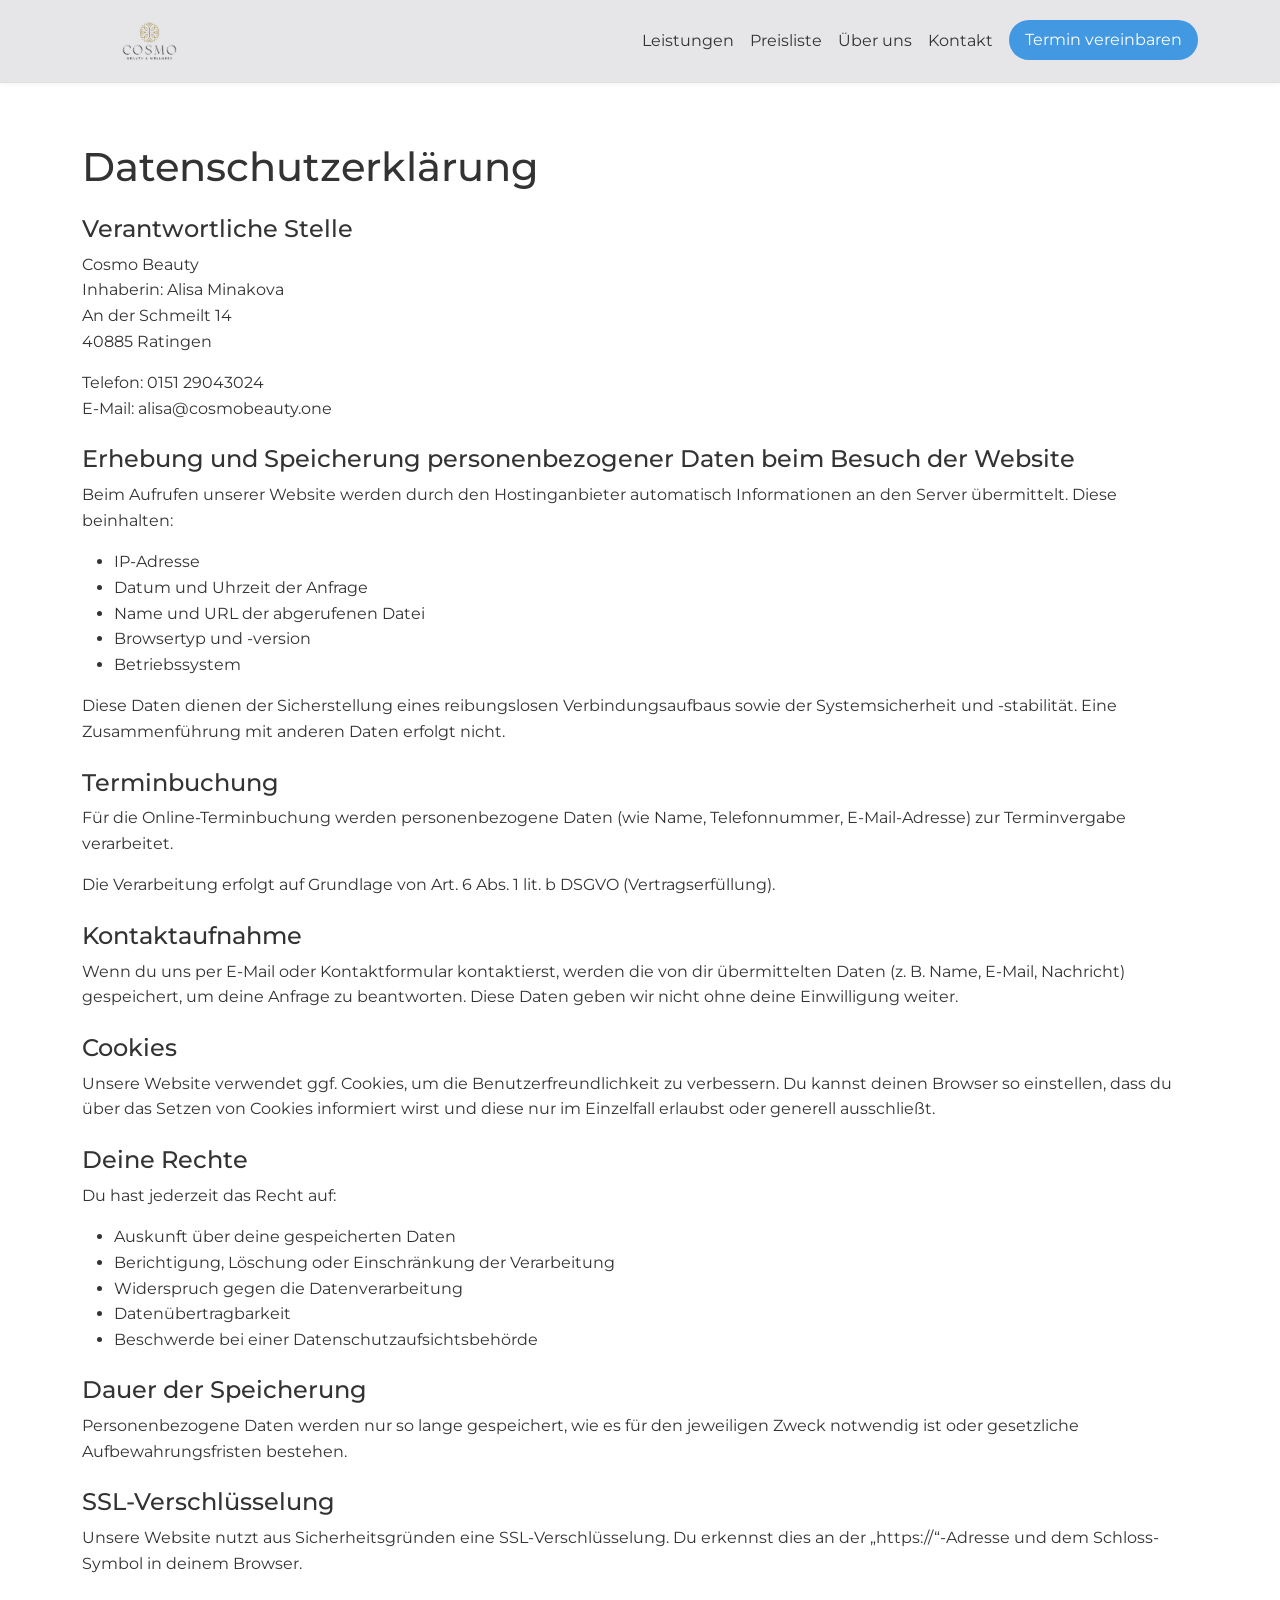
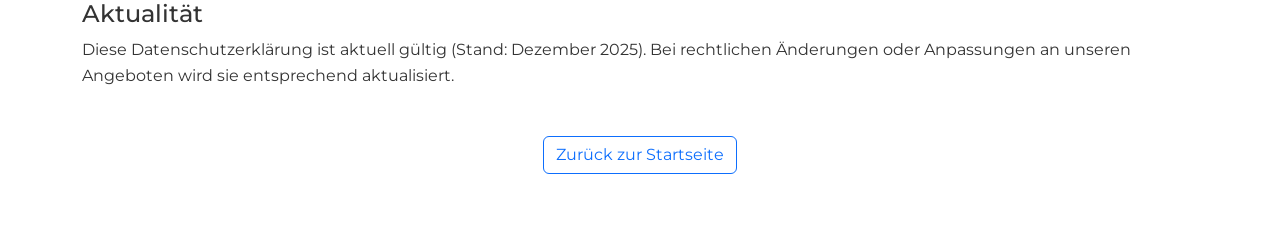
<file: datenschutz.html>
<!DOCTYPE html>
<html lang="de">
  <head>
    <meta charset="UTF-8" />
    <meta name="viewport" content="width=device-width, initial-scale=1.0" />
    <meta http-equiv="X-UA-Compatible" content="IE=edge" />
    <title>Datenschutzerklärung | Cosmo Beauty</title>
    <link
      href="https://cdn.jsdelivr.net/npm/bootstrap@5.3.0-alpha3/dist/css/bootstrap.min.css"
      rel="stylesheet"
    />
    <link
      href="https://fonts.googleapis.com/css2?family=Montserrat:wght@400;600&display=swap"
      rel="stylesheet"
    />
    <link rel="stylesheet" href="css/styles.css" />
  </head>
  <body>
    <!-- Navbar -->
    <nav
      class="navbar navbar-expand-lg navbar-light bg-light"
      role="navigation"
      aria-label="Main navigation"
    >
      <a href="#main-content" class="visually-hidden-focusable">
        Skip to main content
      </a>
      <div class="container">
        <a class="navbar-brand" href="index.html">
          <img
            src="images/IMG_6305.JPG"
            alt="cosmo-beauty-logo"
            class="img-fluid"
            style="height: 50px; object-fit: contain"
          />
        </a>
        <button
          class="navbar-toggler"
          type="button"
          data-bs-toggle="collapse"
          data-bs-target="#navbarNav"
          aria-controls="navbarNav"
          aria-expanded="false"
          aria-label="Toggle navigation"
        >
          <span class="navbar-toggler-icon"></span>
        </button>
        <div class="collapse navbar-collapse" id="navbarNav">
          <ul class="navbar-nav ms-auto">
            <li class="nav-item">
              <a class="nav-link" href="index.html#services">Leistungen</a>
            </li>
            <li class="nav-item">
              <a class="nav-link" href="index.html#pricelist">Preisliste</a>
            </li>
            <li class="nav-item">
              <a class="nav-link" href="index.html#about">Über uns</a>
            </li>
            <li class="nav-item">
              <a class="nav-link" href="index.html#contact">Kontakt</a>
            </li>
            <li class="nav-item">
              <a
                class="nav-link btn btn-primary text-white px-3 ms-2"
                href="https://www.planity.com/de-DE/wellness-cosmo-beauty-40885-ratingen"
                target="_blank"
                rel="noopener noreferrer"
              >
                Termin vereinbaren
              </a>
            </li>
          </ul>
        </div>
      </div>
    </nav>

    <section id="main-content" class="bg-white legal-page">
      <div class="container text-start">
        <h1 class="mb-4">Datenschutzerklärung</h1>

        <h2 class="h4 mt-4">Verantwortliche Stelle</h2>
        <p>
          Cosmo Beauty<br />
          Inhaberin: Alisa Minakova<br />
          An der Schmeilt 14<br />
          40885 Ratingen
        </p>
        <p>
          Telefon: 0151 29043024<br />
          E-Mail: alisa@cosmobeauty.one
        </p>

        <h2 class="h4 mt-4">
          Erhebung und Speicherung personenbezogener Daten beim Besuch der Website
        </h2>
        <p>
          Beim Aufrufen unserer Website werden durch den Hostinganbieter
          automatisch Informationen an den Server übermittelt. Diese beinhalten:
        </p>
        <ul>
          <li>IP-Adresse</li>
          <li>Datum und Uhrzeit der Anfrage</li>
          <li>Name und URL der abgerufenen Datei</li>
          <li>Browsertyp und -version</li>
          <li>Betriebssystem</li>
        </ul>
        <p>
          Diese Daten dienen der Sicherstellung eines reibungslosen
          Verbindungsaufbaus sowie der Systemsicherheit und -stabilität. Eine
          Zusammenführung mit anderen Daten erfolgt nicht.
        </p>

        <h2 class="h4 mt-4">Terminbuchung</h2>
        <p>
          Für die Online-Terminbuchung werden personenbezogene Daten (wie Name,
          Telefonnummer, E-Mail-Adresse) zur Terminvergabe verarbeitet.
        </p>
        <p>
          Die Verarbeitung erfolgt auf Grundlage von Art. 6 Abs. 1 lit. b DSGVO
          (Vertragserfüllung).
        </p>

        <h2 class="h4 mt-4">Kontaktaufnahme</h2>
        <p>
          Wenn du uns per E-Mail oder Kontaktformular kontaktierst, werden die
          von dir übermittelten Daten (z. B. Name, E-Mail, Nachricht) gespeichert,
          um deine Anfrage zu beantworten. Diese Daten geben wir nicht ohne deine
          Einwilligung weiter.
        </p>

        <h2 class="h4 mt-4">Cookies</h2>
        <p>
          Unsere Website verwendet ggf. Cookies, um die Benutzerfreundlichkeit zu
          verbessern. Du kannst deinen Browser so einstellen, dass du über das
          Setzen von Cookies informiert wirst und diese nur im Einzelfall erlaubst
          oder generell ausschließt.
        </p>

        <h2 class="h4 mt-4">Deine Rechte</h2>
        <p>Du hast jederzeit das Recht auf:</p>
        <ul>
          <li>Auskunft über deine gespeicherten Daten</li>
          <li>Berichtigung, Löschung oder Einschränkung der Verarbeitung</li>
          <li>Widerspruch gegen die Datenverarbeitung</li>
          <li>Datenübertragbarkeit</li>
          <li>Beschwerde bei einer Datenschutzaufsichtsbehörde</li>
        </ul>

        <h2 class="h4 mt-4">Dauer der Speicherung</h2>
        <p>
          Personenbezogene Daten werden nur so lange gespeichert, wie es für den
          jeweiligen Zweck notwendig ist oder gesetzliche Aufbewahrungsfristen
          bestehen.
        </p>

        <h2 class="h4 mt-4">SSL-Verschlüsselung</h2>
        <p>
          Unsere Website nutzt aus Sicherheitsgründen eine SSL-Verschlüsselung.
          Du erkennst dies an der „https://“-Adresse und dem Schloss-Symbol in
          deinem Browser.
        </p>

        <h2 class="h4 mt-4">Aktualität</h2>
        <p>
          Diese Datenschutzerklärung ist aktuell gültig (Stand: Dezember 2025).
          Bei rechtlichen Änderungen oder Anpassungen an unseren Angeboten wird
          sie entsprechend aktualisiert.
        </p>

        <div class="text-center mt-5">
          <a href="index.html" class="btn btn-outline-primary">
            Zurück zur Startseite
          </a>
        </div>
      </div>
    </section>

    <script src="https://cdn.jsdelivr.net/npm/bootstrap@5.3.0-alpha3/dist/js/bootstrap.bundle.min.js"></script>
  </body>
</html>
</file>
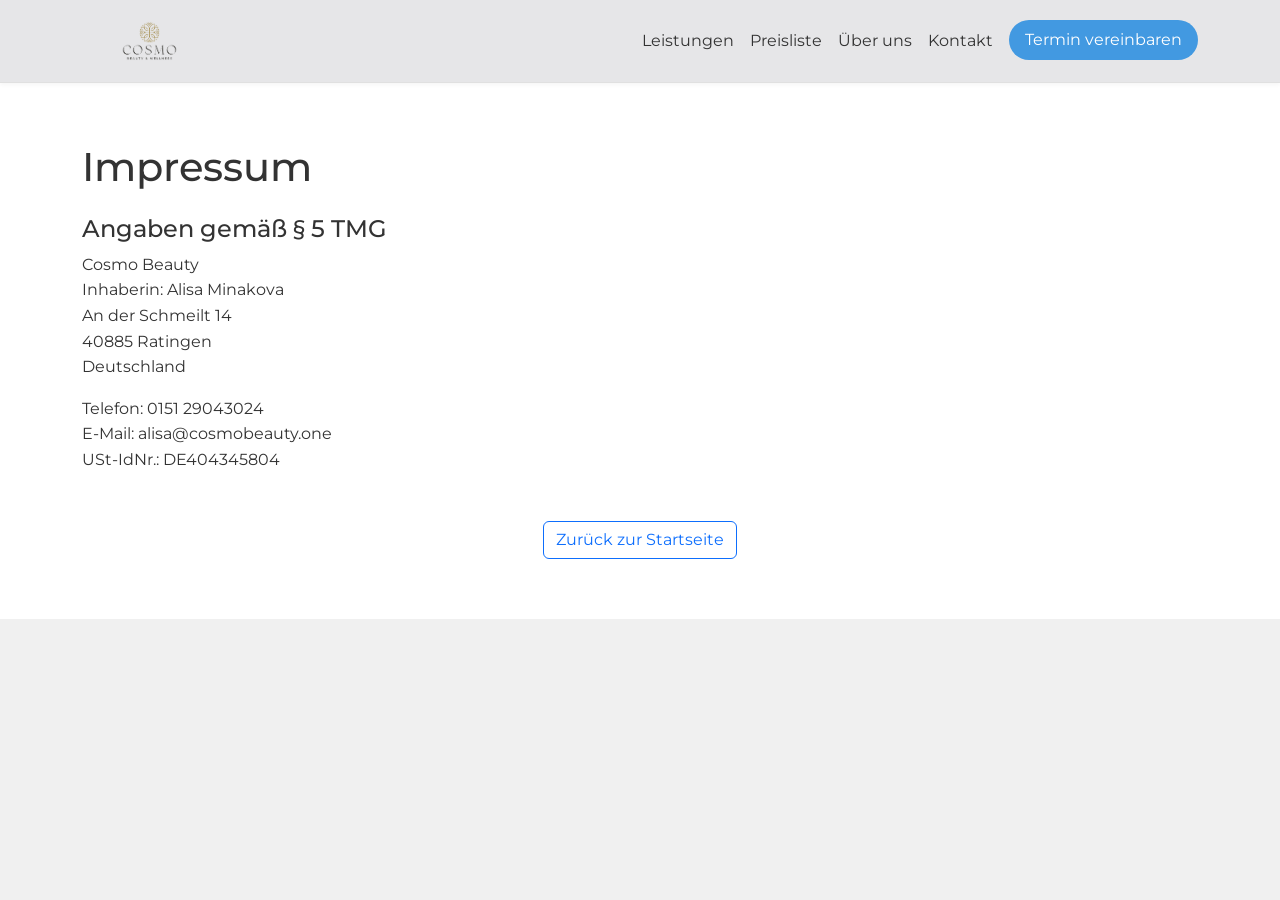
<file: impressum.html>
<!DOCTYPE html>
<html lang="de">
  <head>
    <meta charset="UTF-8" />
    <meta name="viewport" content="width=device-width, initial-scale=1.0" />
    <meta http-equiv="X-UA-Compatible" content="IE=edge" />
    <title>Impressum | Cosmo Beauty</title>
    <link
      href="https://cdn.jsdelivr.net/npm/bootstrap@5.3.0-alpha3/dist/css/bootstrap.min.css"
      rel="stylesheet"
    />
    <link
      href="https://fonts.googleapis.com/css2?family=Montserrat:wght@400;600&display=swap"
      rel="stylesheet"
    />
    <link rel="stylesheet" href="css/styles.css" />
  </head>
  <body>
    <!-- Navbar -->
    <nav
      class="navbar navbar-expand-lg navbar-light bg-light"
      role="navigation"
      aria-label="Main navigation"
    >
      <a href="#main-content" class="visually-hidden-focusable">
        Skip to main content
      </a>
      <div class="container">
        <a class="navbar-brand" href="index.html">
          <img
            src="images/IMG_6305.JPG"
            alt="cosmo-beauty-logo"
            class="img-fluid"
            style="height: 50px; object-fit: contain"
          />
        </a>
        <button
          class="navbar-toggler"
          type="button"
          data-bs-toggle="collapse"
          data-bs-target="#navbarNav"
          aria-controls="navbarNav"
          aria-expanded="false"
          aria-label="Toggle navigation"
        >
          <span class="navbar-toggler-icon"></span>
        </button>
        <div class="collapse navbar-collapse" id="navbarNav">
          <ul class="navbar-nav ms-auto">
            <li class="nav-item">
              <a class="nav-link" href="index.html#services">Leistungen</a>
            </li>
            <li class="nav-item">
              <a class="nav-link" href="index.html#pricelist">Preisliste</a>
            </li>
            <li class="nav-item">
              <a class="nav-link" href="index.html#about">Über uns</a>
            </li>
            <li class="nav-item">
              <a class="nav-link" href="index.html#contact">Kontakt</a>
            </li>
            <li class="nav-item">
              <a
                class="nav-link btn btn-primary text-white px-3 ms-2"
                href="https://www.planity.com/de-DE/wellness-cosmo-beauty-40885-ratingen"
                target="_blank"
                rel="noopener noreferrer"
              >
                Termin vereinbaren
              </a>
            </li>
          </ul>
        </div>
      </div>
    </nav>

    <section id="main-content" class="bg-white legal-page">
      <div class="container text-start">
        <h1 class="mb-4">Impressum</h1>

        <h2 class="h4 mt-4">Angaben gemäß § 5 TMG</h2>
        <p>
          Cosmo Beauty<br />
          Inhaberin: Alisa Minakova<br />
          An der Schmeilt 14<br />
          40885 Ratingen<br />
          Deutschland
        </p>

        <p>
          Telefon: 0151 29043024<br />
          E-Mail: alisa@cosmobeauty.one<br />
          USt-IdNr.: DE404345804
        </p>

        <div class="text-center mt-5">
          <a href="index.html" class="btn btn-outline-primary">
            Zurück zur Startseite
          </a>
        </div>
      </div>
    </section>

    <script src="https://cdn.jsdelivr.net/npm/bootstrap@5.3.0-alpha3/dist/js/bootstrap.bundle.min.js"></script>
  </body>
</html>
</file>
<file: css/styles.css>
/* General Styles */
body {
  font-family: "Montserrat", sans-serif;
  line-height: 1.6;
  color: #2c3e50;
  background-color: #f8fafc;
}

section {
  padding: 60px 0;
}

header {
  background-color: #fff;
  padding: 120px 0;
  position: relative;
  overflow: hidden;
}

header::before {
  content: "";
  position: absolute;
  top: 0;
  left: 0;
  right: 0;
  bottom: 0;
  background: linear-gradient(
    45deg,
    rgba(66, 153, 225, 0.05),
    rgba(236, 201, 75, 0.05)
  );
  z-index: 0;
}

header .container {
  position: relative;
  z-index: 1;
}

header h1 {
  font-size: 3.5rem;
  font-weight: 700;
  margin-bottom: 1rem;
  color: #1a202c;
}

/* Buttons */
.btn-outline-dark {
  border-radius: 50px;
}

/* Gallery Images */
#gallery img {
  transition: transform 0.3s ease;
}

#gallery img:hover {
  transform: scale(1.05);
}

body {
  font-family: "Montserrat", sans-serif;
  margin: 0;
  padding: 0;
  background-color: #f0f0f0;
  color: #333;
}

nav {
  background-color: white;
  border-bottom: 1px solid #e0e0e0;
}

nav .navbar-brand {
  padding: 0;
}

nav .navbar-brand,
nav .nav-link {
  color: #333;
}

nav .nav-link:hover {
  color: #6c757d;
}

header {
  background-color: white;
  color: #333;
  text-align: center;
  padding: 100px 0;
  box-shadow: 0 2px 10px rgba(0, 0, 0, 0.1);
}

header h1 {
  font-size: 2.5rem;
  font-weight: 600;
  color: #333;
}

section {
  padding: 60px 0;
  background-color: #f0f0f0;
}

section.bg-white {
  background-color: white;
}

.services .card {
  border: none;
  background-color: white;
  transition: transform 0.3s ease, box-shadow 0.3s ease;
  box-shadow: 0 2px 10px rgba(0, 0, 0, 0.1);
  border-radius: 12px;
  overflow: hidden;
  transition: all 0.3s ease;
  height: 100%;
  display: flex;
  flex-direction: column;
}

.services .card:hover {
  transform: scale(1.05);
  box-shadow: 0 4px 20px rgba(0, 0, 0, 0.15);
}

.card-title {
  font-weight: 600;
  color: #333;
}

footer {
  background-color: white;
  color: #333;
  text-align: center;
  padding: 20px 0;
  border-top: 1px solid #e0e0e0;
}

.footer-content {
  display: flex;
  flex-direction: column;
  align-items: center;
  gap: 8px;
}

.footer-links {
  font-size: 0.95rem;
}

.footer-links a {
  color: #333;
  text-decoration: none;
}

.footer-links a:hover {
  color: #6c757d;
  text-decoration: underline;
}

.footer-separator {
  margin: 0 8px;
  color: #999;
}

.legal-page h2 {
  text-align: left;
}

a.btn-light {
  background-color: #f0f0f0;
  border-color: #f0f0f0;
  color: #333;
  transition: background-color 0.3s;
}

a.btn-light:hover {
  background-color: #d6d6d6;
  color: #333;
}

.navbar-light.bg-light {
  background-color: #e6e6e8 !important;
}
.navbar {
  padding: 1rem 0;
  background-color: rgba(255, 255, 255, 0.98) !important;
  box-shadow: 0 2px 4px rgba(0, 0, 0, 0.04);
  transition: transform 0.3s ease, background-color 0.3s ease, padding 0.3s ease;
}

.navbar.scroll-down {
  transform: translateY(-100%);
}

.navbar.scroll-up {
  transform: translateY(0);
  background-color: rgba(255, 255, 255, 0.98) !important;
  box-shadow: 0 2px 10px rgba(0, 0, 0, 0.1);
}

.navbar.scrolled {
  padding: 0.5rem 0;
}

.nav-link.btn-primary {
  background-color: #4299e1 !important;
  border-color: #4299e1 !important;
  padding: 0.5rem 1.5rem;
  border-radius: 9999px;
  transition: all 0.2s ease;
}

.nav-link.btn-primary:hover {
  background-color: #3182ce !important;
  border-color: #3182ce !important;
  transform: translateY(-1px);
}

/* Enhanced Price List Container */
.price-list-container {
  background: linear-gradient(to right bottom, #ffffff, #fafbfc);
  border-radius: 16px;
  box-shadow: 0 4px 20px rgba(0, 0, 0, 0.05);
  overflow: hidden;
  border: 1px solid rgba(0, 0, 0, 0.05);
}

/* Improved Price List Header */
.price-list-header {
  background: linear-gradient(to right, #f8fafc, #f1f5f9);
  padding: 1.25rem;
  border-bottom: 1px solid #edf2f7;
}

.price-list-header.row {
  margin-left: 0; /* Remove default row margin */
  margin-right: 0; /* Remove default row margin */
}

.price-list-item {
  padding: 1.5rem;
  border-bottom: 1px solid rgba(0, 0, 0, 0.05);
  transition: all 0.3s ease;
  position: relative;
  overflow: hidden;
}

.price-list-item.row {
  margin-left: 0; /* Remove default row margin */
  margin-right: 0; /* Remove default row margin */
}

.price-list-container .row {
  --bs-gutter-x: 0;
}
.price-list-header .col-12,
.price-list-header .col-6,
.price-list-header .col-8,
.price-list-header .col-2,
.price-list-item .col-12,
.price-list-item .col-6,
.price-list-item .col-8,
.price-list-item .col-2 {
  padding-left: 15px;
  padding-right: 15px;
}

.price-list-item:last-child {
  border-bottom: none;
}

.price-list-item:hover {
  background: linear-gradient(to right, rgba(66, 153, 225, 0.03), transparent);
  transform: translateX(8px);
}

/* Service name styling */
.price-list-item .col-8,
.price-list-item .col-12 > div:first-child {
  font-weight: 600;
  color: #2d3748;
  margin-bottom: 0.5rem;
}

/* Duration and price styling */
.price-list-item .col-2 {
  font-weight: 500;
}

.price-list-item .col-2:last-child {
  color: #4299e1;
  font-size: 1.1rem;
}

/* Description text styling */
.price-list-item small.text-muted {
  color: #718096 !important;
  display: block;
  line-height: 1.6;
}

/* More Info button styling */
.price-list-item .btn-link {
  color: #4299e1;
  font-size: 0.9rem;
  padding: 0.5rem 0;
  transition: all 0.3s ease;
}

.price-list-item .btn-link:hover {
  color: #2b6cb0;
  text-decoration: none;
}

/* Collapse arrow animation */
.collapse-arrow {
  transition: transform 0.3s ease;
}

[aria-expanded="true"] .collapse-arrow {
  transform: rotate(180deg);
}

/* Collapsed content styling */
.price-list-item .collapse {
  background: rgba(247, 250, 252, 0.5);
  border-radius: 8px;
  margin-top: 1rem;
  padding: 1.25rem;
}

.price-list-item .collapse small {
  line-height: 1.8;
}

/* Section headers */
#pricelist h3 {
  color: #2d3748;
  font-size: 1.5rem;
  margin: 2.5rem 0 1.5rem;
  position: relative;
  padding-bottom: 0.75rem;
}

#pricelist h3::after {
  content: "";
  position: absolute;
  bottom: 0;
  left: 0;
  width: 60px;
  height: 3px;
  background: linear-gradient(to right, #4299e1, #63b3ed);
  border-radius: 2px;
}

/* Mobile optimization */
@media (max-width: 768px) {
  .price-list-item {
    padding: 1rem;
  }

  .price-list-item:hover {
    transform: none;
  }

  .price-list-item .col-2 {
    font-size: 0.9rem;
  }
}

/* Section Title Enhancement */
#pricelist h3 {
  position: relative;
  padding-bottom: 1rem;
  margin-bottom: 2rem;
}

#pricelist h3::after {
  content: "";
  position: absolute;
  bottom: 0;
  left: 0;
  width: 60px;
  height: 3px;
  background: linear-gradient(to right, #4299e1, #63b3ed);
  border-radius: 2px;
}

/* Improved Section Headers */
section h2 {
  font-size: 2.5rem;
  font-weight: 700;
  color: #1a202c;
  margin-bottom: 2.5rem;
  text-align: center;
}

section h3 {
  font-size: 1.75rem;
  font-weight: 600;
  color: #2d3748;
  margin: 2.5rem 0 1.5rem;
}

/* Card Improvements */
.services .card-img-top {
  height: 240px;
  object-fit: cover;
  position: relative;
}

.services .card-body {
  padding: 1.5rem;
  background: white;
  flex: 1;
  display: flex;
  flex-direction: column;
}

.services .card-title {
  font-size: 1.25rem;
  font-weight: 600;
  margin-bottom: 1rem;
  color: #2d3748;
}

.services .card-text {
  color: #718096;
  line-height: 1.6;
  margin-bottom: 0;
  flex: 1;
}

/* Card Improvements */
.services .card {
  border-radius: 12px;
  overflow: hidden;
  transition: all 0.3s ease;
  height: 100%;
  display: flex;
  flex-direction: column;
}

.services .card:hover {
  transform: translateY(-8px);
  box-shadow: 0 12px 24px rgba(0, 0, 0, 0.1);
}

.card-img-top {
  height: 240px;
  object-fit: cover;
  position: relative;
}

.card-img-top.loading::before {
  content: "";
  position: absolute;
  top: 0;
  left: 0;
  width: 100%;
  height: 100%;
  background: linear-gradient(90deg, #f0f0f0 0%, #f8f8f8 50%, #f0f0f0 100%);
  background-size: 200% 100%;
  animation: shimmer 1.5s infinite;
}

@keyframes shimmer {
  0% {
    background-position: -200% 0;
  }
  100% {
    background-position: 200% 0;
  }
}

/* Responsive Improvements */
@media (max-width: 768px) {
  header h1 {
    font-size: 2.5rem;
  }

  .price-list-item {
    padding: 1rem;
  }

  .card-img-top {
    height: 200px;
  }
}

/* Animation Classes */
.fade-in {
  opacity: 0;
  transform: translateY(20px);
  transition: all 0.6s ease;
}

.fade-in.visible {
  opacity: 1;
  transform: translateY(0);
}

/* Hero Section Styles */
.hero-section {
  background: linear-gradient(135deg, #fff, #f8fafc);
  padding: 120px 0 100px;
  position: relative;
  overflow: hidden;
}

.hero-content {
  opacity: 0;
  transform: translateY(20px);
  animation: fadeInUp 1s ease forwards;
}

.hero-content h1 {
  color: #1a202c;
  font-size: 3.5rem;
  line-height: 1.2;
  margin-bottom: 1.5rem;
}

.hero-content .lead {
  color: #4a5568;
  font-size: 1.25rem;
  line-height: 1.6;
  margin-bottom: 2rem;
}

.hero-buttons {
  margin-top: 2rem;
}

.hero-buttons .btn {
  padding: 0.8rem 1.5rem;
  border-radius: 50px;
  font-weight: 500;
  transition: all 0.3s ease;
}

.hero-buttons .btn-primary {
  background: linear-gradient(135deg, #4299e1, #63b3ed);
  border: none;
  box-shadow: 0 4px 15px rgba(66, 153, 225, 0.2);
}

.hero-buttons .btn-primary:hover {
  transform: translateY(-2px);
  box-shadow: 0 6px 20px rgba(66, 153, 225, 0.3);
}

.hero-buttons .btn-outline-primary {
  border: 2px solid #4299e1;
  color: #4299e1;
}

.hero-buttons .btn-outline-primary:hover {
  background: #4299e1;
  color: white;
  transform: translateY(-2px);
}

.hero-image {
  opacity: 0;
  transform: translateX(20px);
  animation: fadeInRight 1s ease forwards 0.5s;
}

.hero-image img {
  border-radius: 20px;
  box-shadow: 0 20px 40px rgba(0, 0, 0, 0.1);
  transition: all 0.3s ease;
}

.hero-image img:hover {
  transform: translateY(-5px);
  box-shadow: 0 25px 50px rgba(0, 0, 0, 0.15);
}

.hero-shape {
  position: absolute;
  bottom: 0;
  left: 0;
  width: 100%;
  height: 100px;
  background: linear-gradient(to bottom right, transparent 49%, #fff 50%);
}

@keyframes fadeInUp {
  from {
    opacity: 0;
    transform: translateY(20px);
  }
  to {
    opacity: 1;
    transform: translateY(0);
  }
}

@keyframes fadeInRight {
  from {
    opacity: 0;
    transform: translateX(20px);
  }
  to {
    opacity: 1;
    transform: translateX(0);
  }
}

/* Mobile Optimization */
@media (max-width: 991px) {
  .hero-section {
    padding: 80px 0 60px;
  }

  .hero-content {
    text-align: center;
    margin-bottom: 3rem;
  }

  .hero-content h1 {
    font-size: 2.5rem;
  }

  .hero-buttons {
    justify-content: center;
    display: flex;
    flex-wrap: wrap;
    gap: 1rem;
  }

  .hero-image {
    margin: 0 auto;
    max-width: 90%;
  }
}

/* Add hover effect to service cards */
.services .card {
  position: relative;
  overflow: hidden;
}

.services .card::before {
  content: "";
  position: absolute;
  top: 0;
  left: 0;
  width: 100%;
  height: 100%;
  background: linear-gradient(
    45deg,
    rgba(66, 153, 225, 0.1),
    rgba(236, 201, 75, 0.1)
  );
  opacity: 0;
  transition: opacity 0.3s ease;
}

.services .card:hover::before {
  opacity: 1;
}

/* Enhance price list animations */
.price-list-item {
  position: relative;
  overflow: hidden;
  padding: 1.5rem;
}

.price-list-item::before {
  content: "";
  position: absolute;
  bottom: 0; /* Align to bottom */
  left: -100%; /* Start outside the container */
  width: 100%;
  height: 2px;
  background: linear-gradient(90deg, transparent, #4299e1, transparent);
  transition: left 0.3s ease;
}

.price-list-item:hover::before {
  left: 0; /* Slide in on hover */
}

/* Add subtle hover effect to buttons */
.btn {
  position: relative;
  overflow: hidden;
}

.btn::after {
  content: "";
  position: absolute;
  top: 50%;
  left: 50%;
  width: 0;
  height: 0;
  background: rgba(255, 255, 255, 0.2);
  border-radius: 50%;
  transform: translate(-50%, -50%);
  transition: width 0.6s ease, height 0.6s ease;
}

.btn:hover::after {
  width: 300%;
  height: 300%;
}

/* Back to Top Button */
.back-to-top {
  position: fixed;
  bottom: 30px;
  right: 30px;
  width: 50px;
  height: 50px;
  border-radius: 50%;
  background: #4299e1;
  color: white;
  border: none;
  box-shadow: 0 2px 10px rgba(0, 0, 0, 0.1);
  cursor: pointer;
  opacity: 0;
  transform: translateY(20px);
  transition: all 0.3s ease;
  z-index: 1000;
  display: flex;
  align-items: center;
  justify-content: center;
}

.back-to-top.visible {
  opacity: 1;
  transform: translateY(0);
}

.back-to-top:hover {
  background: #3182ce;
  transform: translateY(-2px);
  box-shadow: 0 4px 15px rgba(0, 0, 0, 0.15);
}

@media (max-width: 768px) {
  .back-to-top {
    bottom: 20px;
    right: 20px;
    width: 40px;
    height: 40px;
  }
}

/* Enhanced Services Section */
.services {
  padding: 80px 0;
  background: linear-gradient(to bottom, #fff, #f8fafc);
}

.services h2 {
  margin-bottom: 3rem;
  position: relative;
  display: inline-block;
}

.services h2::after {
  content: "";
  position: absolute;
  bottom: -10px;
  left: 50%;
  width: 60px;
  height: 3px;
  background: linear-gradient(to right, #4299e1, #63b3ed);
  transform: translateX(-50%);
}

.services .card {
  border: none;
  border-radius: 16px;
  overflow: hidden;
  transition: all 0.4s ease;
  box-shadow: 0 4px 20px rgba(0, 0, 0, 0.05);
}

.services .card:hover {
  transform: translateY(-8px);
  box-shadow: 0 8px 30px rgba(66, 153, 225, 0.15);
}

.services .card-img-top {
  height: 240px;
  object-fit: cover;
  transition: all 0.6s ease;
}

.services .card:hover .card-img-top {
  transform: scale(1.05);
}

.services .card-body {
  padding: 1.5rem;
  background: white;
}

.services .card-title {
  font-size: 1.25rem;
  font-weight: 600;
  margin-bottom: 1rem;
  color: #2d3748;
}

.services .card-text {
  color: #718096;
  line-height: 1.6;
  margin-bottom: 0;
}

/* Mobile Optimization */
@media (max-width: 768px) {
  .services {
    padding: 60px 0;
  }

  .services .card-img-top {
    height: 200px;
  }

  .services .card:hover {
    transform: translateY(-4px);
  }
}

/* About Section Styles */
.about-section {
  background: linear-gradient(135deg, #fff, #f8fafc);
  padding: 120px 0 100px;
  position: relative;
  overflow: hidden;
}

/* Add the same gradient overlay as hero section */
.about-section::before {
  content: "";
  position: absolute;
  top: 0;
  left: 0;
  right: 0;
  bottom: 0;
  background: linear-gradient(
    45deg,
    rgba(66, 153, 225, 0.05),
    rgba(236, 201, 75, 0.05)
  );
  z-index: 0;
}

/* Ensure content stays above the gradient */
.about-section .container {
  position: relative;
  z-index: 1;
}

/* Add the same diagonal shape divider */
.about-section::after {
  content: "";
  position: absolute;
  bottom: 0;
  left: 0;
  width: 100%;
  height: 100px;
  background: linear-gradient(to bottom right, transparent 49%, #fff 50%);
}

/* Keep existing about section styles */
.about-section h2 {
  position: relative;
  margin-bottom: 2rem;
}

.about-image {
  position: relative;
  transform: translateX(-50px);
  opacity: 0;
  animation: slideIn 0.8s ease forwards;
}

.about-content {
  transform: translateX(50px);
  opacity: 0;
  animation: slideIn 0.8s ease forwards 0.2s;
}

.about-image img {
  transition: transform 0.3s ease;
}

.about-image:hover img {
  transform: scale(1.02);
}

.features {
  margin-top: 2rem;
}

.feature-item {
  display: flex;
  align-items: center;
  padding: 0.5rem 0;
}

.feature-item i {
  color: #4299e1;
  font-size: 1.25rem;
  margin-right: 1rem;
}

.feature-item span {
  color: #4a5568;
  font-size: 1.1rem;
}

@keyframes slideIn {
  from {
    opacity: 0;
    transform: translateX(-50px);
  }
  to {
    opacity: 1;
    transform: translateX(0);
  }
}

/* Mobile Optimization */
@media (max-width: 768px) {
  .about-section {
    padding: 80px 0 60px;
  }

  .about-image {
    margin-bottom: 2rem;
    transform: translateX(0);
  }

  .about-content {
    transform: translateX(0);
  }
}

/* Standardized Section Headers */
h2.text-center {
  margin-bottom: 3rem;
  position: relative;
  display: inline-block;
  left: 50%;
  transform: translateX(-50%);
  font-size: 2.5rem;
  font-weight: 600;
  color: #2d3748;
}

h2.text-center::after {
  content: "";
  position: absolute;
  bottom: -10px;
  left: 50%;
  width: 60px;
  height: 3px;
  background: linear-gradient(to right, #4299e1, #63b3ed);
  transform: translateX(-50%);
}

/* Mobile Optimization */
@media (max-width: 768px) {
  h2.text-center {
    font-size: 2rem;
    margin-bottom: 2rem;
  }
}

/* Contact Section Styles */
.contact-section {
  padding: 80px 0;
  background: linear-gradient(to bottom right, #fff, #f8fafc);
}

.contact-card {
  background: white;
  padding: 2rem;
  border-radius: 16px;
  box-shadow: 0 4px 20px rgba(0, 0, 0, 0.05);
  text-align: center;
  transition: transform 0.3s ease, box-shadow 0.3s ease;
  height: 100%;
}

.contact-card:hover {
  transform: translateY(-5px);
  box-shadow: 0 8px 30px rgba(66, 153, 225, 0.15);
}

.icon-wrapper {
  width: 70px;
  height: 70px;
  background: linear-gradient(135deg, #4299e1, #63b3ed);
  border-radius: 50%;
  display: flex;
  align-items: center;
  justify-content: center;
  margin: 0 auto 1.5rem;
}

.icon-wrapper i {
  font-size: 2rem;
  color: white;
}

.contact-card h3 {
  font-size: 1.5rem;
  color: #2d3748;
  margin-bottom: 1rem;
}

.contact-card p {
  color: #718096;
  margin-bottom: 1.5rem;
  line-height: 1.8;
}

.contact-link {
  color: #4299e1;
  text-decoration: none;
  transition: color 0.3s ease;
  display: inline-flex;
  align-items: center;
  gap: 0.5rem;
}

.contact-link:hover {
  color: #2b6cb0;
}

.social-links {
  display: flex;
  justify-content: center;
  gap: 1rem;
  margin-top: 1.5rem;
}

.social-link {
  width: 40px;
  height: 40px;
  border-radius: 50%;
  background: #f7fafc;
  display: flex;
  align-items: center;
  justify-content: center;
  color: #4299e1;
  font-size: 1.25rem;
  transition: all 0.3s ease;
}

.social-link:hover {
  background: #4299e1;
  color: white;
  transform: translateY(-3px);
}

/* Mobile Optimization */
@media (max-width: 768px) {
  .contact-card {
    padding: 1.5rem;
  }

  .icon-wrapper {
    width: 60px;
    height: 60px;
  }

  .icon-wrapper i {
    font-size: 1.5rem;
  }
}

/* Price List Tab Styles */
.price-tabs-wrapper {
  position: relative;
  margin-bottom: 3rem;
  overflow: hidden;
}

.price-tabs {
  display: flex;
  flex-wrap: nowrap;
  overflow-x: auto;
  scrollbar-width: none; /* Firefox */
  -ms-overflow-style: none; /* IE and Edge */
  scroll-behavior: smooth;
  gap: 0.5rem;
  padding-top: 0.5rem;
  padding-bottom: 0.5rem;
  padding-left: 2.5rem;
  padding-right: 2.5rem;
  margin: 0 -1rem;
  position: relative;
  border-bottom: 1px solid #e2e8f0;
}

/* Hide scrollbar for Chrome, Safari and Opera */
.price-tabs::-webkit-scrollbar {
  display: none;
}

.price-tabs .nav-link {
  color: #718096;
  border: none;
  padding: 0.75rem 1.5rem;
  font-weight: 500;
  border-radius: 9999px;
  transition: all 0.3s ease;
  background: transparent;
  white-space: nowrap;
  font-size: 0.9rem;
  position: relative;
}

/* Add the underline indicator for active tab */
.price-tabs .nav-link.active::after {
  content: '';
  position: absolute;
  bottom: -0.5rem; /* Align with the bottom padding */
  left: 0;
  width: 100%;
  height: 2px;
  background-color: #000;
}

/* Scroll Buttons */
.tab-scroll-btn {
  position: absolute;
  top: 50%;
  transform: translateY(-50%);
  width: 32px;
  height: 32px;
  border-radius: 50%;
  background: white;
  border: 1px solid #e2e8f0;
  color: #4a5568;
  display: flex;
  align-items: center;
  justify-content: center;
  cursor: pointer;
  transition: all 0.3s ease;
  z-index: 10;
  box-shadow: 0 2px 6px rgba(0, 0, 0, 0.05);
}

.tab-scroll-left {
  left: 0;
}

.tab-scroll-right {
  right: 0;
}

.tab-scroll-btn:hover {
  background: #f7fafc;
  color: #4299e1;
  box-shadow: 0 4px 12px rgba(0, 0, 0, 0.1);
}

/* Gradient fade effect on edges */
.price-tabs-wrapper::before,
.price-tabs-wrapper::after {
  content: "";
  position: absolute;
  top: 0;
  bottom: 0;
  width: 40px;
  z-index: 5;
  pointer-events: none;
}

.price-tabs-wrapper::before {
  left: 0;
  background: linear-gradient(to right, white, transparent);
}

.price-tabs-wrapper::after {
  right: 0;
  background: linear-gradient(to left, white, transparent);
}

@media (max-width: 768px) {
  .price-tabs .nav-link {
    padding: 0.5rem 1rem;
    font-size: 0.85rem;
  }
}

/* Gallery Section Styles */
.gallery-section {
  padding: 0;
}

.gallery-main,
.gallery-item {
  position: relative;
  height: 300px;
  overflow: hidden;
}

.gallery-main {
  height: 610px;
}

.gallery-item img,
.gallery-main img {
  transition: transform 0.3s ease;
  cursor: pointer;
}

.gallery-item:hover img,
.gallery-main:hover img {
  transform: scale(1.05);
}

.more-overlay {
  position: absolute;
  top: 0;
  left: 0;
  right: 0;
  bottom: 0;
  background: rgba(0, 0, 0, 0.5);
  display: flex;
  align-items: center;
  justify-content: center;
  cursor: pointer;
}

.more-overlay span {
  font-size: 1.1rem;
  font-weight: 500;
}

#galleryModal .modal-body {
  height: 100vh;
  padding: 60px;
}

#galleryModal img {
  max-height: calc(100vh - 120px);
  object-fit: contain;
}

.gallery-counter {
  background: rgba(0, 0, 0, 0.7);
  color: white;
  padding: 5px 15px;
  border-radius: 20px;
}

@media (max-width: 768px) {
  .gallery-main {
    height: 300px;
  }

  .gallery-item {
    height: 200px;
  }

  #galleryModal .modal-body {
    padding: 40px 20px;
  }

  #galleryModal img {
    max-height: calc(100vh - 80px);
  }
}

/* Use CSS custom properties for better maintainability */
:root {
  --primary-color: #4299e1;
  --secondary-color: #63b3ed;
  --text-color: #2c3e50;
  --background-color: #f8fafc;
}

/* Reduce duplicate code */
.card,
.price-list-container {
  --shadow-color: rgba(0, 0, 0, 0.1);
  box-shadow: 0 4px 20px var(--shadow-color);
}

/* Optimize animations */
@media (prefers-reduced-motion: reduce) {
  * {
    animation-duration: 0.01ms !important;
    animation-iteration-count: 1 !important;
    transition-duration: 0.01ms !important;
    scroll-behavior: auto !important;
  }
}

/* Gallery Navigation Buttons */
.gallery-nav {
  width: 48px;
  height: 48px;
  background-color: rgba(255, 255, 255, 0.9);
  border-radius: 50%;
  position: absolute;
  display: flex;
  align-items: center;
  justify-content: center;
  transition: all 0.3s ease;
  border: none;
  box-shadow: 0 2px 8px rgba(0, 0, 0, 0.2);
}

.gallery-nav:hover {
  background-color: white;
  transform: scale(1.1);
}

.gallery-nav.prev {
  left: 20px;
}

.gallery-nav.next {
  right: 20px;
}

.gallery-nav i {
  color: #333;
}

.info-box {
  background: #f5f9fd;
  padding: 0.75rem;
  border-radius: 8px;
  text-align: center;
  height: 100%;
  display: flex;
  flex-direction: column;
  justify-content: center;
}

.info-label {
  color: #718096;
  font-size: 0.75rem;
  margin-bottom: 0.25rem;
}

.info-value {
  font-weight: 500;
  color: #2d3748;
}

/*
</rewritten_file>
</file>
